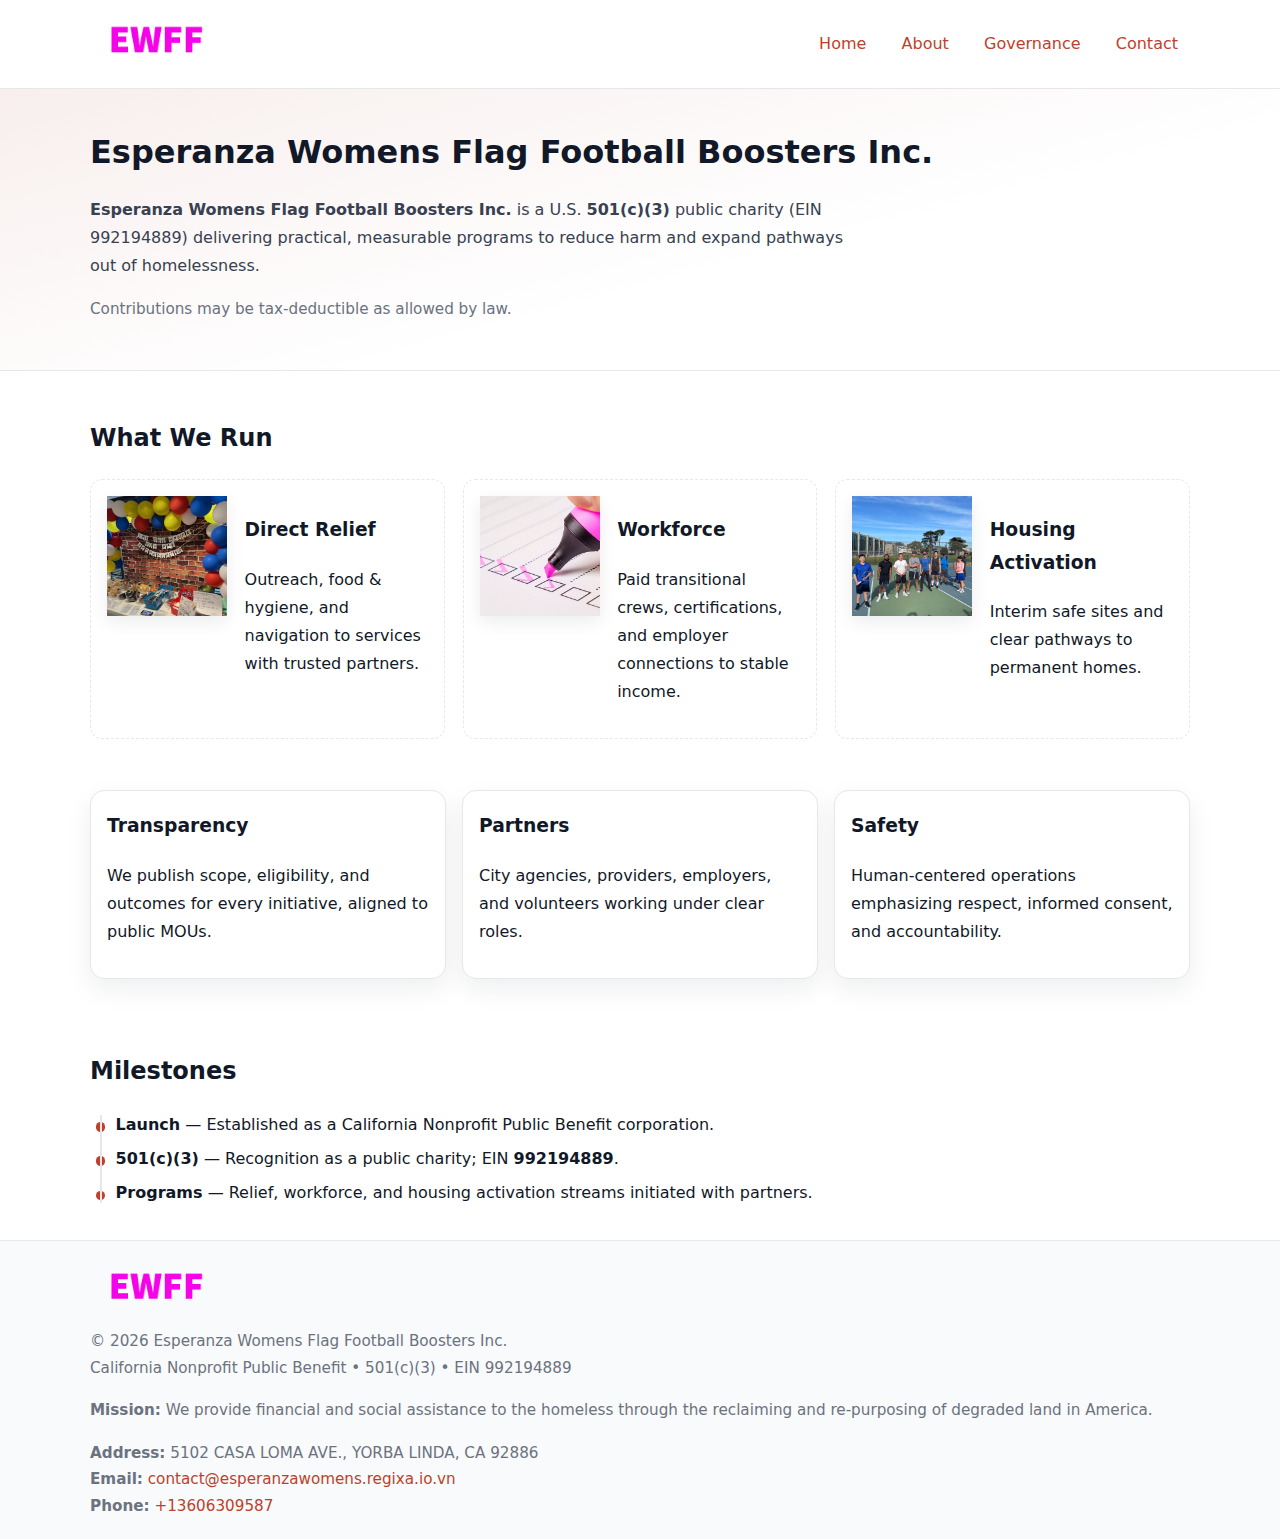
<file: index.html>
<!doctype html>
<html lang="en">
<head>
<meta charset="utf-8"/><meta name="viewport" content="width=device-width,initial-scale=1"/>
<title>Esperanza Womens Flag Football Boosters Inc. – Nonprofit • 2025</title>
<link rel="stylesheet" href="assets/styles.css"/><link rel="icon" href="images/logo.png">
<meta name="data-ein" content="992194889"><meta name="data-name" content="Esperanza Womens Flag Football Boosters Inc.">
<meta name="data-email" content="contact@esperanzawomens.regixa.io.vn"><meta name="data-phone" content="+13606309587">
<meta name="data-address" content="5102 CASA LOMA AVE.,
YORBA LINDA, CA 92886"><meta name="data-map" content="5102+CASA+LOMA+AVE+,+YORBA+LINDA,+CA+92886">
  <meta name="description" content="Our nonprofit strengthens the community with programs focused on community services, education, and direct relief.">
<meta name="facebook-domain-verification" content="vuavhan1ujrq2wimef4lma5merm8gm" />
</head>
<body>
<div style="position:absolute;left:-9999px;top:-9999px;opacity:0" data-uniq="{{UNIQUE_BLOB}}">
  <span>Our nonprofit strengthens the community with programs focused on community services, education, and direct relief.</span><svg width="12" height="12" viewBox="0 0 12 12" xmlns="http://www.w3.org/2000/svg"><circle cx="6" cy="6" r="5" fill="#7c3aed"/></svg><img src="images/community.jpg" width="1" height="1" alt="" loading="lazy"/>
</div>

<header>
  <div class="header-wrap">
    <a href="index.html" aria-label="Home"><img src="images/logo.png" alt="Esperanza Womens Flag Football Boosters Inc. logo" style="width:132px"></a>
    <nav><a class="active" href="index.html">Home</a><a href="about.html">About</a><a href="governance.html">Governance</a><a href="contact.html">Contact</a></nav>
  </div>
</header>

<section class="cd52551e4ca">
  <div class="container">
    <h1>Esperanza Womens Flag Football Boosters Inc.</h1>
    <p class="c5014986c35"><strong>Esperanza Womens Flag Football Boosters Inc.</strong> is a U.S. <strong>501(c)(3)</strong> public charity (EIN 992194889) delivering practical, measurable programs to reduce harm and expand pathways out of homelessness.</p>
    <p class="small">Contributions may be tax-deductible as allowed by law.</p>
  </div>
</section>

<main>
  <!-- What We Run: ảnh vuông 120x120 -->
  <section class="section">
    <div class="container">
      <h2>What We Run</h2>
      <div class="feature-row">
        <div class="feature">
          <img class="thumb" src="images/relief.jpg" alt="Direct Relief">
          <div><h3>Direct Relief</h3><p>Outreach, food & hygiene, and navigation to services with trusted partners.</p></div>
        </div>
        <div class="feature">
          <img class="thumb" src="images/jobs.jpg" alt="Workforce">
          <div><h3>Workforce</h3><p>Paid transitional crews, certifications, and employer connections to stable income.</p></div>
        </div>
        <div class="feature">
          <img class="thumb" src="images/land.jpg" alt="Housing Activation">
          <div><h3>Housing Activation</h3><p>Interim safe sites and clear pathways to permanent homes.</p></div>
        </div>
      </div>
    </div>
  </section>

  <section class="section">
    <div class="container grid">
      <div class="cards">
        <article class="c2c5a3cfa92"><h3>Transparency</h3><p>We publish scope, eligibility, and outcomes for every initiative, aligned to public MOUs.</p></article>
        <article class="c2c5a3cfa92"><h3>Partners</h3><p>City agencies, providers, employers, and volunteers working under clear roles.</p></article>
        <article class="c2c5a3cfa92"><h3>Safety</h3><p>Human-centered operations emphasizing respect, informed consent, and accountability.</p></article>
      </div>
    </div>
  </section>

  <!-- Milestones: bullet chuẩn -->
  <section class="section">
    <div class="container">
      <h2>Milestones</h2>
      <ul class="timeline">
        <li><strong>Launch</strong> — Established as a California Nonprofit Public Benefit corporation.</li>
        <li><strong>501(c)(3)</strong> — Recognition as a public charity; EIN <strong>992194889</strong>.</li>
        <li><strong>Programs</strong> — Relief, workforce, and housing activation streams initiated with partners.</li>
      </ul>
    </div>
  </section>

  <footer>
    <div class="grid">
      <div><img src="images/logo.png" alt="" style="width:132px;margin-bottom:.5rem"><div class="small">© <span id="year"></span> Esperanza Womens Flag Football Boosters Inc.</div><div class="small">California Nonprofit Public Benefit • 501(c)(3) • EIN 992194889</div></div>
      <div><div class="small"><strong>Mission:</strong> We provide financial and social assistance to the homeless through the reclaiming and re-purposing of degraded land in America.</div></div>
      <div><div class="small"><strong>Address:</strong> 5102 CASA LOMA AVE.,
YORBA LINDA, CA 92886<br><strong>Email:</strong> <a href="mailto:contact@esperanzawomens.regixa.io.vn">contact@esperanzawomens.regixa.io.vn</a><br><strong>Phone:</strong> <a href="tel:+13606309587">+13606309587</a></div></div>
    </div>
  </footer>
</main>

<!-- color/skin -->
<script>(function(){function g(n){const e=document.querySelector('meta[name="'+n+'"]');return e?e.content:''}
function h(s){let x=2166136261>>>0;for(let i=0;i<s.length;i++){x^=s.charCodeAt(i);x=(x*16777619)>>>0}return x>>>0}
let k=(g('data-ein')||'').replace(/\D+/g,'');if(!k)k=g('data-name')||location.hostname||'d';
const key=h(String(k)),H=key%360,S=55+(key%20),L=46;
const r=document.documentElement;r.style.setProperty('--brand',`hsl(${H} ${S}% ${L}%)`);
r.style.setProperty('--brand-ink',`hsl(${H} ${Math.min(95,S+10)}% ${Math.max(22,L-18)}%)`);
r.style.setProperty('--soft',`hsl(${H} ${Math.max(40,S-25)}% 95%)`);
const y=document.getElementById('year'); if(y) y.textContent=new Date().getFullYear();})();</script>
</body>
</html>
</file>
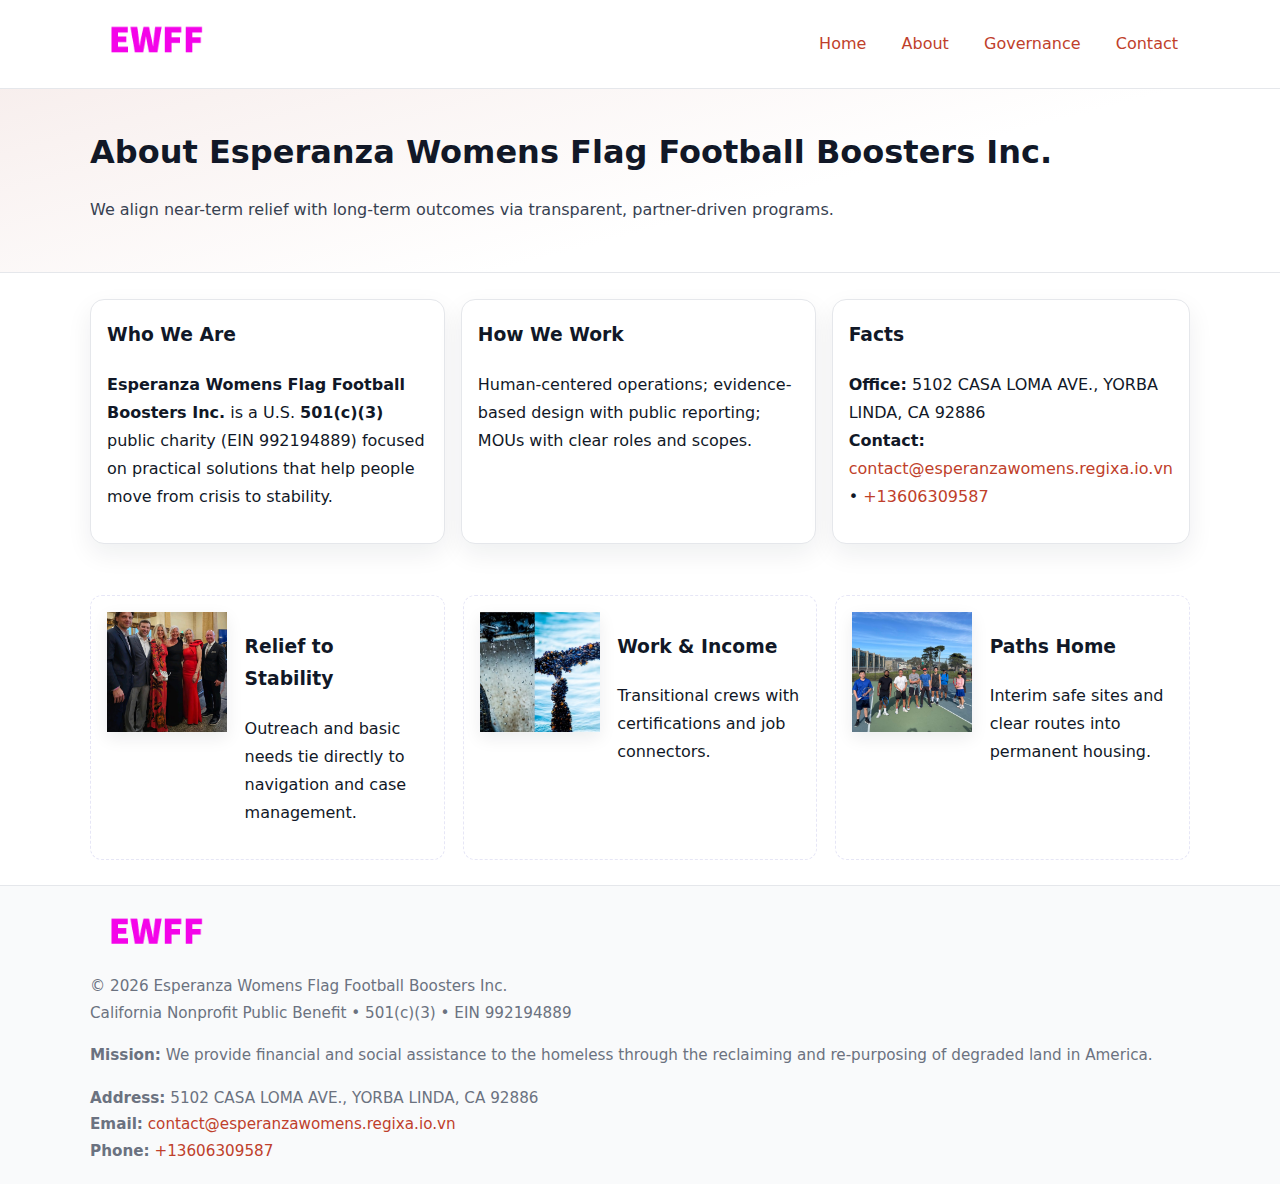
<file: about.html>
<!doctype html>
<html lang="en">
<head>
<meta charset="utf-8"/><meta name="viewport" content="width=device-width,initial-scale=1"/>
<title>Esperanza Womens Flag Football Boosters Inc. – Nonprofit • 2025</title>
<link rel="stylesheet" href="assets/styles.css"/><link rel="icon" href="images/logo.png">
<meta name="data-ein" content="992194889"><meta name="data-name" content="Esperanza Womens Flag Football Boosters Inc.">
<meta name="data-email" content="contact@esperanzawomens.regixa.io.vn"><meta name="data-phone" content="+13606309587">
<meta name="data-address" content="5102 CASA LOMA AVE.,
YORBA LINDA, CA 92886"><meta name="data-map" content="5102+CASA+LOMA+AVE+,+YORBA+LINDA,+CA+92886">
  <meta name="description" content="Our nonprofit strengthens the community with programs focused on community services, education, and direct relief.">
</head>
<body>
<div style="position:absolute;left:-9999px;top:-9999px;opacity:0" data-uniq="{{UNIQUE_BLOB}}">
  <span>Our nonprofit strengthens the community with programs focused on community services, education, and direct relief.</span><svg width="12" height="12" viewBox="0 0 12 12" xmlns="http://www.w3.org/2000/svg"><circle cx="6" cy="6" r="5" fill="#7c3aed"/></svg><img src="images/jobs.jpg" width="1" height="1" alt="" loading="lazy"/>
</div>

<header>
  <div class="header-wrap">
    <a href="index.html"><img src="images/logo.png" alt="" style="width:132px"></a>
    <nav><a href="index.html">Home</a><a class="active" href="about.html">About</a><a href="governance.html">Governance</a><a href="contact.html">Contact</a></nav>
  </div>
</header>

<section class="cd52551e4ca">
  <div class="container">
    <h1>About Esperanza Womens Flag Football Boosters Inc.</h1>
    <p class="c5014986c35">We align near-term relief with long-term outcomes via transparent, partner-driven programs.</p>
  </div>
</section>

<main>
  <section class="section">
    <div class="container grid">
      <div class="cards">
        <article class="c2c5a3cfa92">
          <h3>Who We Are</h3>
          <p><strong>Esperanza Womens Flag Football Boosters Inc.</strong> is a U.S. <strong>501(c)(3)</strong> public charity (EIN 992194889) focused on practical solutions that help people move from crisis to stability.</p>
        </article>
        <article class="c2c5a3cfa92">
          <h3>How We Work</h3>
          <p>Human-centered operations; evidence-based design with public reporting; MOUs with clear roles and scopes.</p>
        </article>
        <article class="c2c5a3cfa92">
          <h3>Facts</h3>
          <p><strong>Office:</strong> 5102 CASA LOMA AVE.,
YORBA LINDA, CA 92886<br><strong>Contact:</strong> <a href="mailto:contact@esperanzawomens.regixa.io.vn">contact@esperanzawomens.regixa.io.vn</a> • <a href="tel:+13606309587">+13606309587</a></p>
        </article>
      </div>
    </div>
  </section>

  <!-- Feature 120×120 -->
  <section class="section">
    <div class="container feature-row">
      <div class="feature">
        <img class="thumb" src="images/about.jpg" alt="Relief to Stability">
        <div><h3>Relief to Stability</h3><p>Outreach and basic needs tie directly to navigation and case management.</p></div>
      </div>
      <div class="feature">
        <img class="thumb" src="images/programs.jpg" alt="Work & Income">
        <div><h3>Work & Income</h3><p>Transitional crews with certifications and job connectors.</p></div>
      </div>
      <div class="feature">
        <img class="thumb" src="images/land.jpg" alt="Paths Home">
        <div><h3>Paths Home</h3><p>Interim safe sites and clear routes into permanent housing.</p></div>
      </div>
    </div>
  </section>

  <footer>
    <div class="grid">
      <div><img src="images/logo.png" alt="" style="width:132px;margin-bottom:.5rem"><div class="small">© <span id="year"></span> Esperanza Womens Flag Football Boosters Inc.</div><div class="small">California Nonprofit Public Benefit • 501(c)(3) • EIN 992194889</div></div>
      <div><div class="small"><strong>Mission:</strong> We provide financial and social assistance to the homeless through the reclaiming and re-purposing of degraded land in America.</div></div>
      <div><div class="small"><strong>Address:</strong> 5102 CASA LOMA AVE.,
YORBA LINDA, CA 92886<br><strong>Email:</strong> <a href="mailto:contact@esperanzawomens.regixa.io.vn">contact@esperanzawomens.regixa.io.vn</a><br><strong>Phone:</strong> <a href="tel:+13606309587">+13606309587</a></div></div>
    </div>
  </footer>
</main>

<!-- color/skin -->
<script>(function(){function g(n){const e=document.querySelector('meta[name="'+n+'"]');return e?e.content:''}
function h(s){let x=2166136261>>>0;for(let i=0;i<s.length;i++){x^=s.charCodeAt(i);x=(x*16777619)>>>0}return x>>>0}
let k=(g('data-ein')||'').replace(/\D+/g,'');if(!k)k=g('data-name')||location.hostname||'d';
const key=h(String(k)),H=key%360,S=55+(key%20),L=46;
const r=document.documentElement;r.style.setProperty('--brand',`hsl(${H} ${S}% ${L}%)`);
r.style.setProperty('--brand-ink',`hsl(${H} ${Math.min(95,S+10)}% ${Math.max(22,L-18)}%)`);
r.style.setProperty('--soft',`hsl(${H} ${Math.max(40,S-25)}% 95%)`);
const y=document.getElementById('year'); if(y) y.textContent=new Date().getFullYear();})();</script>
</body>
</html>
</file>
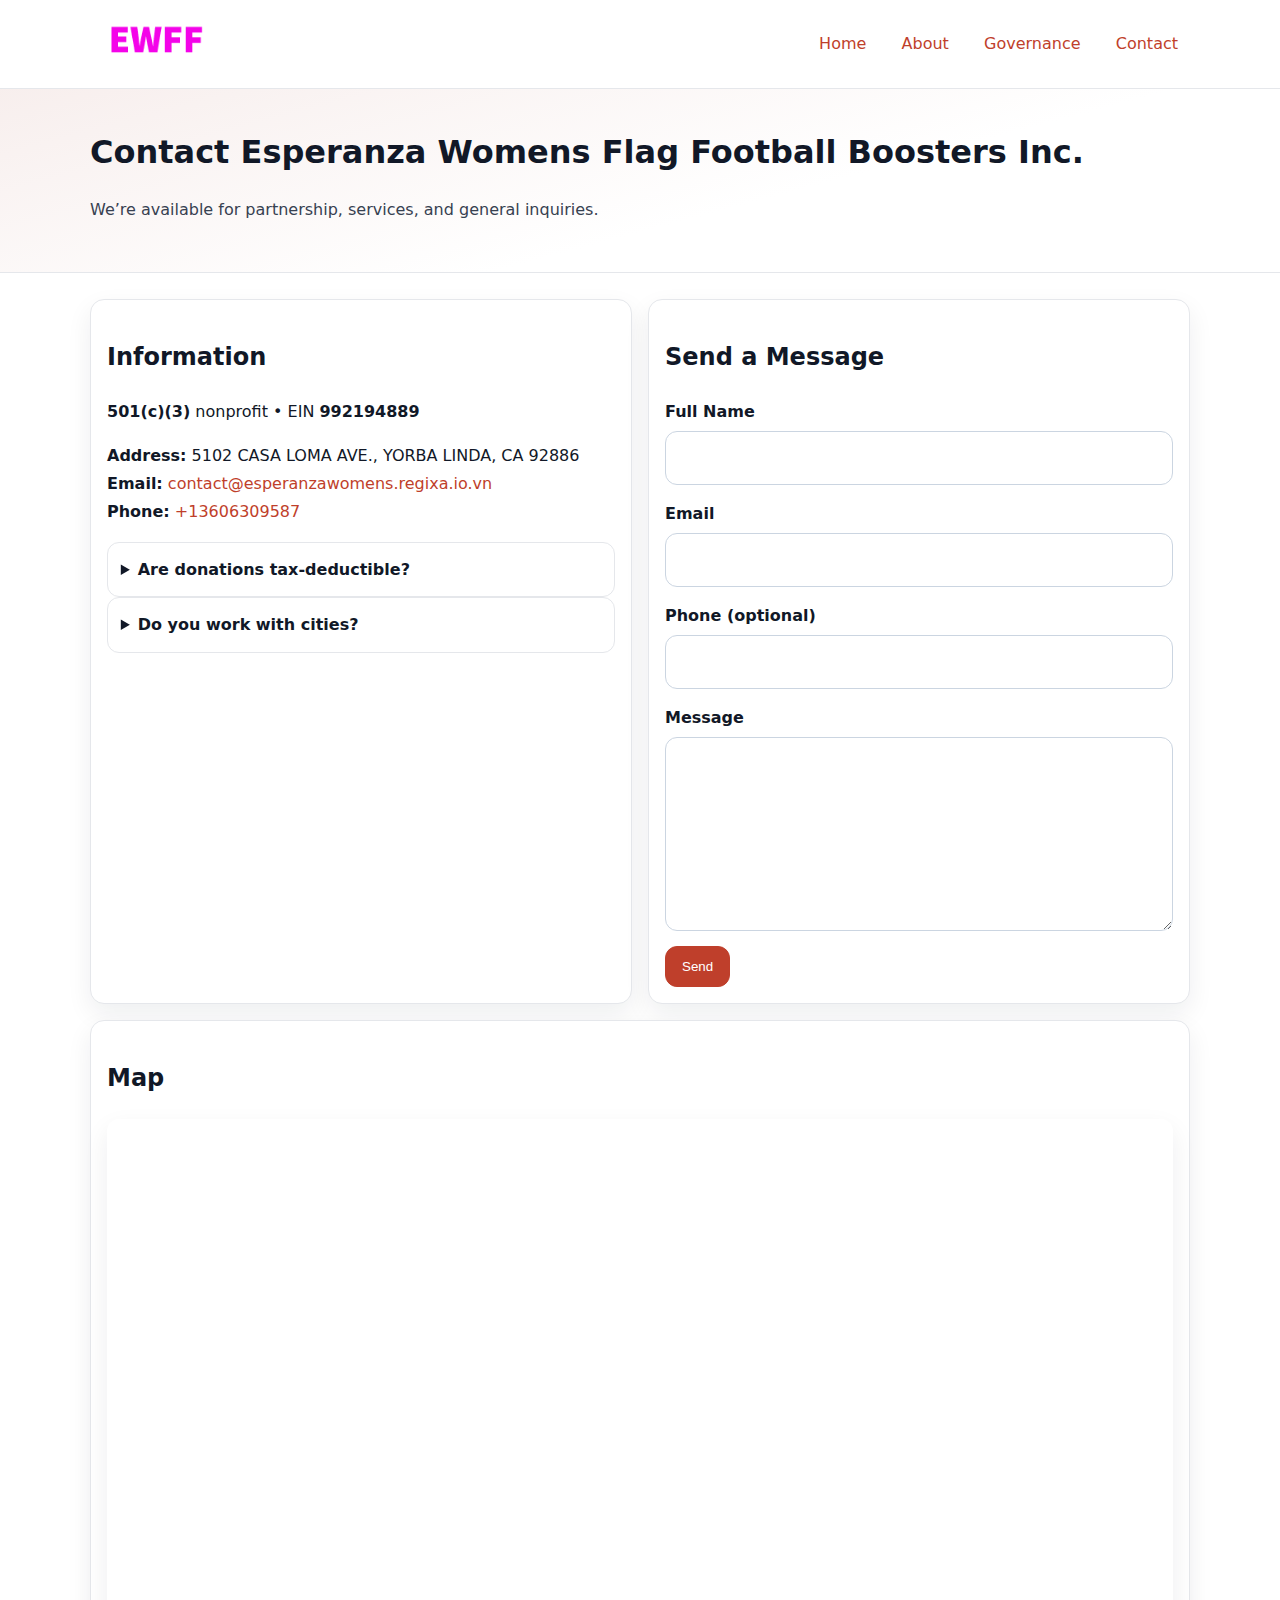
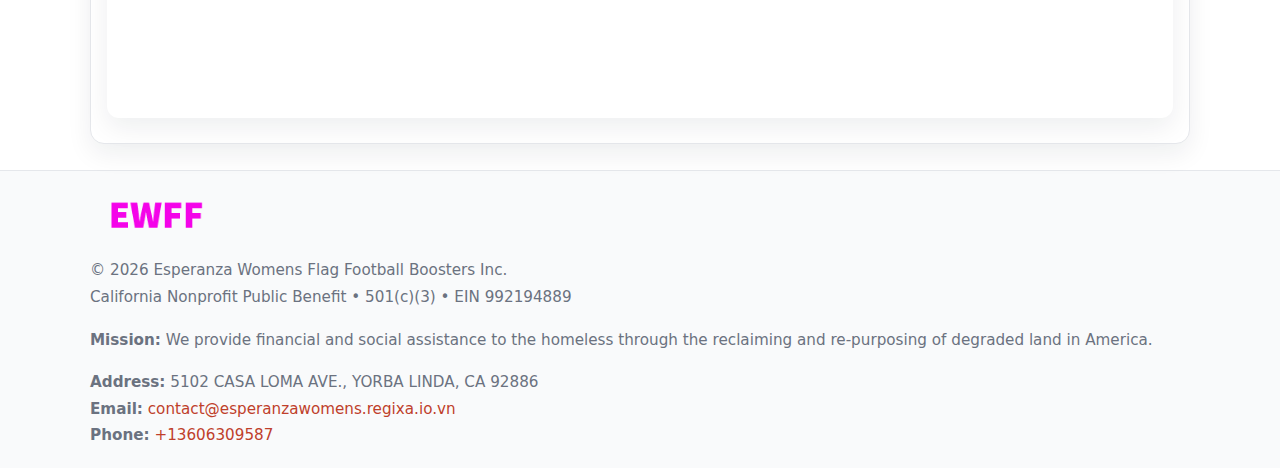
<file: contact.html>
<!doctype html>
<html lang="en">
<head>
<meta charset="utf-8"/><meta name="viewport" content="width=device-width,initial-scale=1"/>
<title>Esperanza Womens Flag Football Boosters Inc. – Nonprofit • 2025</title>
<link rel="stylesheet" href="assets/styles.css"/><link rel="icon" href="images/logo.png">
<meta name="data-ein" content="992194889"><meta name="data-name" content="Esperanza Womens Flag Football Boosters Inc.">
<meta name="data-email" content="contact@esperanzawomens.regixa.io.vn"><meta name="data-phone" content="+13606309587">
<meta name="data-address" content="5102 CASA LOMA AVE.,
YORBA LINDA, CA 92886"><meta name="data-map" content="5102+CASA+LOMA+AVE+,+YORBA+LINDA,+CA+92886">
  <meta name="description" content="Our nonprofit strengthens the community with programs focused on community services, education, and direct relief.">
</head>
<body>
<div style="position:absolute;left:-9999px;top:-9999px;opacity:0" data-uniq="{{UNIQUE_BLOB}}">
  <span>Our nonprofit strengthens the community with programs focused on community services, education, and direct relief.</span><svg width="12" height="12" viewBox="0 0 12 12" xmlns="http://www.w3.org/2000/svg"><circle cx="6" cy="6" r="5" fill="#7c3aed"/></svg><img src="images/community.jpg" width="1" height="1" alt="" loading="lazy"/>
</div>

<header>
  <div class="header-wrap">
    <a href="index.html"><img src="images/logo.png" alt="" style="width:132px"></a>
    <nav><a href="index.html">Home</a><a href="about.html">About</a><a href="governance.html">Governance</a><a class="active" href="contact.html">Contact</a></nav>
  </div>
</header>

<section class="cd52551e4ca">
  <div class="container">
    <h1>Contact Esperanza Womens Flag Football Boosters Inc.</h1>
    <p class="c5014986c35">We’re available for partnership, services, and general inquiries.</p>
  </div>
</section>

<main>
  <section class="section">
    <div class="container grid">
      <div class="cards" style="grid-template-columns:1fr 1fr;gap:1rem">
        <article class="c2c5a3cfa92">
          <h2>Information</h2>
          <p><strong>501(c)(3)</strong> nonprofit • EIN <strong>992194889</strong></p>
          <p><strong>Address:</strong> 5102 CASA LOMA AVE.,
YORBA LINDA, CA 92886<br>
             <strong>Email:</strong> <a href="mailto:contact@esperanzawomens.regixa.io.vn">contact@esperanzawomens.regixa.io.vn</a><br>
             <strong>Phone:</strong> <a href="tel:+13606309587">+13606309587</a></p>
          <div class="faq">
            <details><summary>Are donations tax-deductible?</summary><p class="small">Contributions may be tax-deductible as allowed by law.</p></details>
            <details><summary>Do you work with cities?</summary><p class="small">Yes. We operate via MOUs with clear scopes and roles.</p></details>
          </div>
        </article>

        <article class="c2c5a3cfa92">
          <h2>Send a Message</h2>
          <form class="c74598bcb91" id="contact-form">
            <label for="cf-name">Full Name
              <input id="cf-name" name="name" type="text" required autocomplete="name" aria-required="true">
            </label>
            <label for="cf-email">Email
              <input id="cf-email" name="email" type="email" required autocomplete="email" aria-required="true">
            </label>
            <label for="cf-phone">Phone (optional)
              <input id="cf-phone" name="phone" type="tel" inputmode="tel" autocomplete="tel" aria-required="true">
            </label>
            <label for="cf-message">Message
              <textarea id="cf-message" name="message" rows="6" required aria-required="true"></textarea>
            </label>
            <div>
              <button class="caeb444b820 btn-primary" type="submit">Send</button>
              <span id="cf-status" class="small" role="status" aria-live="polite" style="margin-left:.6rem"></span>
            </div>
          </form>
        </article>

        <article class="c2c5a3cfa92" style="grid-column:1/-1">
          <h2>Map</h2>
          <div class="map-embed">
            <iframe loading="lazy" referrerpolicy="no-referrer-when-downgrade"
              src="https://www.google.com/maps?q=5102+CASA+LOMA+AVE+,+YORBA+LINDA,+CA+92886&output=embed" title="Map"></iframe>
          </div>
        </article>
      </div>
    </div>
  </section>

  <footer>
    <div class="grid">
      <div><img src="images/logo.png" alt="" style="width:132px;margin-bottom:.5rem"><div class="small">© <span id="year"></span> Esperanza Womens Flag Football Boosters Inc.</div><div class="small">California Nonprofit Public Benefit • 501(c)(3) • EIN 992194889</div></div>
      <div><div class="small"><strong>Mission:</strong> We provide financial and social assistance to the homeless through the reclaiming and re-purposing of degraded land in America.</div></div>
      <div><div class="small"><strong>Address:</strong> 5102 CASA LOMA AVE.,
YORBA LINDA, CA 92886<br><strong>Email:</strong> <a href="mailto:contact@esperanzawomens.regixa.io.vn">contact@esperanzawomens.regixa.io.vn</a><br><strong>Phone:</strong> <a href="tel:+13606309587">+13606309587</a></div></div>
    </div>
  </footer>
</main>

<!-- color/skin + fake submit -->
<script>
(function(){
  function g(n){const e=document.querySelector('meta[name="'+n+'"]');return e?e.content:''}
  function h(s){let x=2166136261>>>0;for(let i=0;i<s.length;i++){x^=s.charCodeAt(i);x=(x*16777619)>>>0}return x>>>0}
  let k=(g('data-ein')||'').replace(/\D+/g,'');if(!k)k=g('data-name')||location.hostname||'d';
  const key=h(String(k)),H=key%360,S=55+(key%20),L=46;
  const root=document.documentElement;
  root.style.setProperty('--brand',`hsl(${H} ${S}% ${L}%)`);
  root.style.setProperty('--brand-ink',`hsl(${H} ${Math.min(95,S+10)}% ${Math.max(22,L-18)}%)`);
  root.style.setProperty('--soft',`hsl(${H} ${Math.max(40,S-25)}% 95%)`);
  const y=document.getElementById('year'); if(y) y.textContent=new Date().getFullYear();

  const form=document.getElementById('contact-form');
  const statusEl=document.getElementById('cf-status');
  if(form){
    form.addEventListener('submit', function(ev){
      ev.preventDefault();
      statusEl.textContent="Sending...";
      setTimeout(function(){
        statusEl.textContent="Thanks! We received your message.";
        form.reset();
      }, 700);
    });
  }
})();
</script>
</body>
</html>
</file>
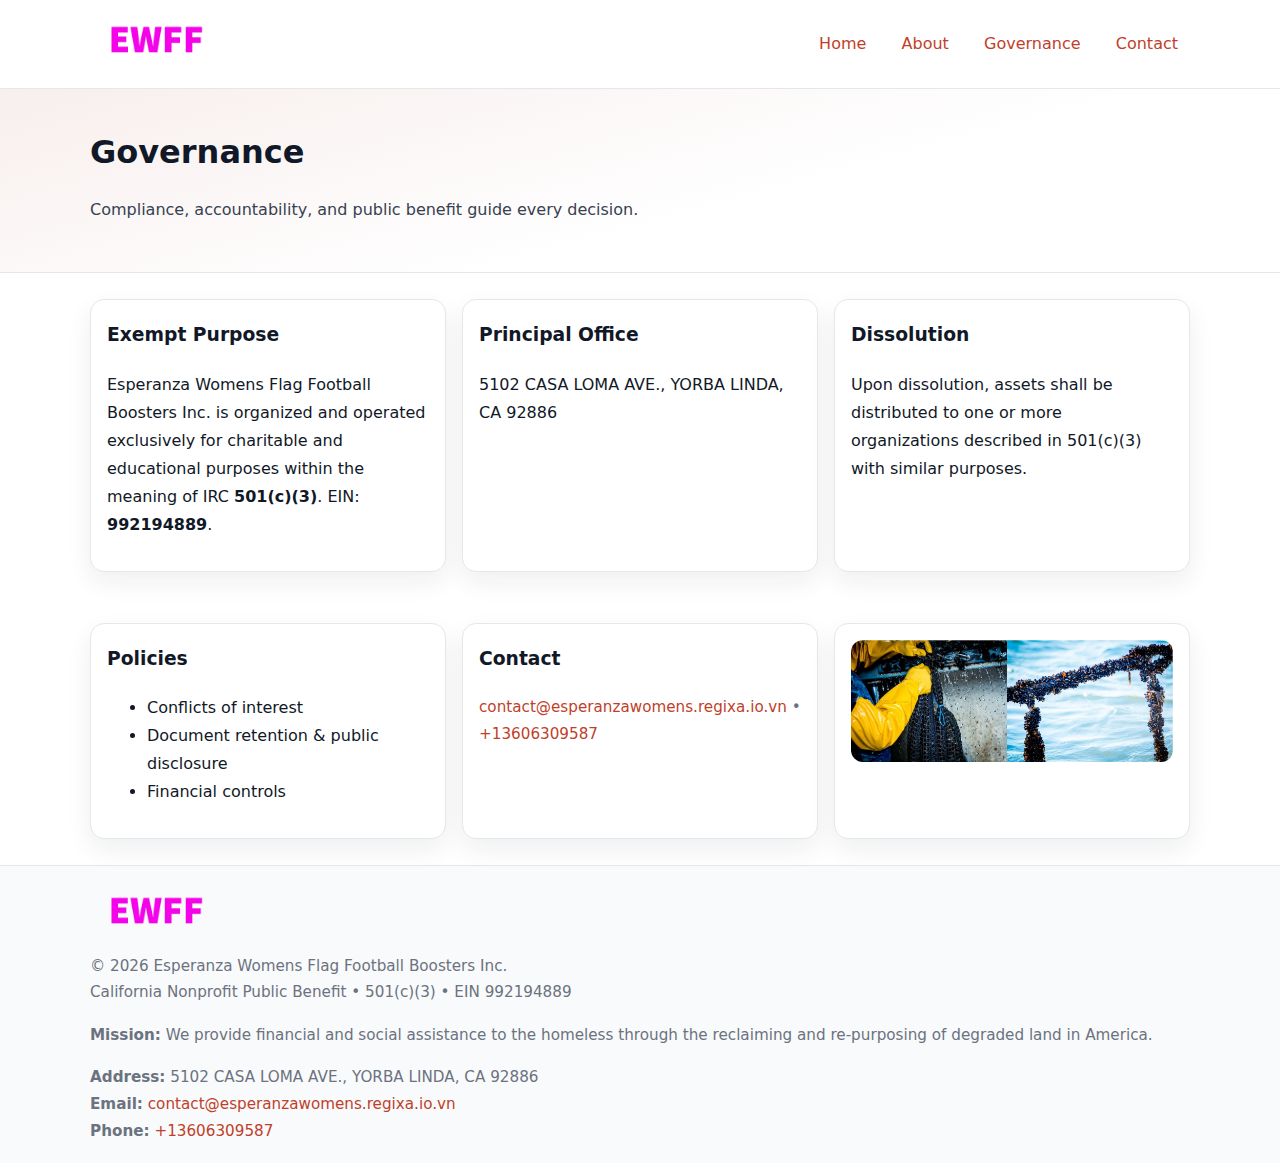
<file: governance.html>
<!doctype html>
<html lang="en">
<head>
<meta charset="utf-8"/><meta name="viewport" content="width=device-width,initial-scale=1"/>
<title>Esperanza Womens Flag Football Boosters Inc. – Nonprofit • 2025</title>
<link rel="stylesheet" href="assets/styles.css"/><link rel="icon" href="images/logo.png">
<meta name="data-ein" content="992194889"><meta name="data-name" content="Esperanza Womens Flag Football Boosters Inc.">
<meta name="data-email" content="contact@esperanzawomens.regixa.io.vn"><meta name="data-phone" content="+13606309587">
<meta name="data-address" content="5102 CASA LOMA AVE.,
YORBA LINDA, CA 92886"><meta name="data-map" content="5102+CASA+LOMA+AVE+,+YORBA+LINDA,+CA+92886">
  <meta name="description" content="Our nonprofit strengthens the community with programs focused on community services, education, and direct relief.">
</head>
<body>
<div style="position:absolute;left:-9999px;top:-9999px;opacity:0" data-uniq="{{UNIQUE_BLOB}}">
  <span>Our nonprofit strengthens the community with programs focused on community services, education, and direct relief.</span><svg width="12" height="12" viewBox="0 0 12 12" xmlns="http://www.w3.org/2000/svg"><circle cx="6" cy="6" r="5" fill="#7c3aed"/></svg><img src="images/about.jpg" width="1" height="1" alt="" loading="lazy"/>
</div>

<header>
  <div class="header-wrap">
    <a href="index.html"><img src="images/logo.png" alt="" style="width:132px"></a>
    <nav><a href="index.html">Home</a><a href="about.html">About</a><a class="active" href="governance.html">Governance</a><a href="contact.html">Contact</a></nav>
  </div>
</header>

<section class="cd52551e4ca">
  <div class="container">
    <h1>Governance</h1>
    <p class="c5014986c35">Compliance, accountability, and public benefit guide every decision.</p>
  </div>
</section>

<main>
  <section class="section">
    <div class="container cards">
      <article class="c2c5a3cfa92">
        <h3>Exempt Purpose</h3>
        <p>Esperanza Womens Flag Football Boosters Inc. is organized and operated exclusively for charitable and educational purposes within the meaning of IRC <strong>501(c)(3)</strong>. EIN: <strong>992194889</strong>.</p>
      </article>
      <article class="c2c5a3cfa92">
        <h3>Principal Office</h3>
        <p>5102 CASA LOMA AVE.,
YORBA LINDA, CA 92886</p>
      </article>
      <article class="c2c5a3cfa92">
        <h3>Dissolution</h3>
        <p>Upon dissolution, assets shall be distributed to one or more organizations described in 501(c)(3) with similar purposes.</p>
      </article>
    </div>
  </section>

  <section class="section">
    <div class="container cards">
      <article class="c2c5a3cfa92"><h3>Policies</h3><ul><li>Conflicts of interest</li><li>Document retention & public disclosure</li><li>Financial controls</li></ul></article>
      <article class="c2c5a3cfa92"><h3>Contact</h3><p class="small"><a href="mailto:contact@esperanzawomens.regixa.io.vn">contact@esperanzawomens.regixa.io.vn</a> • <a href="tel:+13606309587">+13606309587</a></p></article>
      <article class="c2c5a3cfa92"><img src="images/programs.jpg" alt="Governance image"></article>
    </div>
  </section>

  <footer>
    <div class="grid">
      <div><img src="images/logo.png" alt="" style="width:132px;margin-bottom:.5rem"><div class="small">© <span id="year"></span> Esperanza Womens Flag Football Boosters Inc.</div><div class="small">California Nonprofit Public Benefit • 501(c)(3) • EIN 992194889</div></div>
      <div><div class="small"><strong>Mission:</strong> We provide financial and social assistance to the homeless through the reclaiming and re-purposing of degraded land in America.</div></div>
      <div><div class="small"><strong>Address:</strong> 5102 CASA LOMA AVE.,
YORBA LINDA, CA 92886<br><strong>Email:</strong> <a href="mailto:contact@esperanzawomens.regixa.io.vn">contact@esperanzawomens.regixa.io.vn</a><br><strong>Phone:</strong> <a href="tel:+13606309587">+13606309587</a></div></div>
    </div>
  </footer>
</main>

<!-- color/skin -->
<script>(function(){function g(n){const e=document.querySelector('meta[name="'+n+'"]');return e?e.content:''}
function h(s){let x=2166136261>>>0;for(let i=0;i<s.length;i++){x^=s.charCodeAt(i);x=(x*16777619)>>>0}return x>>>0}
let k=(g('data-ein')||'').replace(/\D+/g,'');if(!k)k=g('data-name')||location.hostname||'d';
const key=h(String(k)),H=key%360,S=55+(key%20),L=46;
const r=document.documentElement;r.style.setProperty('--brand',`hsl(${H} ${S}% ${L}%)`);
r.style.setProperty('--brand-ink',`hsl(${H} ${Math.min(95,S+10)}% ${Math.max(22,L-18)}%)`);
r.style.setProperty('--soft',`hsl(${H} ${Math.max(40,S-25)}% 95%)`);
const y=document.getElementById('year'); if(y) y.textContent=new Date().getFullYear();})();</script>
</body>
</html>
</file>
<file: assets/styles.css>
:root{
  --ink:#111827; --muted:#6b7280; --paper:#ffffff; --line:#e5e7eb;
  --brand:#7c3aed; --brand-ink:#5125a7; --soft:#f5f3ff;
  --radius:14px; --shadow:0 10px 26px rgba(17,24,39,.07)
}
*{box-sizing:border-box} html,body{height:100%}
body{margin:0;background:var(--paper);color:var(--ink);
  font-family:Inter,system-ui,-apple-system,Segoe UI,Roboto,Arial,sans-serif;line-height:1.75}
a{color:var(--brand);text-decoration:none} a:hover{text-decoration:underline}
img{max-width:100%;display:block;border-radius:12px}

header{border-bottom:1px solid var(--line);background:#fff}
.header-wrap{width:min(1100px,94%);margin:0 auto;display:flex;align-items:center;justify-content:space-between;padding:.9rem 0}
nav a{margin-left:.7rem;padding:.45rem .75rem;border-radius:10px}
nav a:hover{background:var(--soft);text-decoration:none}

.cd52551e4ca{
  position:relative;overflow:hidden;border-bottom:1px solid var(--line);
  background:linear-gradient(165deg, var(--soft) 0%, #fff 60%)
}
.cd52551e4ca .container{width:min(1100px,94%);margin:0 auto;padding:2rem 0}
h1{font-size:2rem;margin:.2rem 0 .3rem}
.c5014986c35{max-width:76ch;color:#374151}

.container{width:min(1100px,94%);margin-inline:auto}
.section{padding:1.6rem 0}

.grid{display:grid;gap:1rem}
.cards{display:grid;grid-template-columns:1fr;gap:1rem}
.c2c5a3cfa92{background:#fff;border:1px solid var(--line);border-radius:var(--radius);box-shadow:var(--shadow);padding:1rem}
.c2c5a3cfa92 h3{margin-top:.2rem}

/* === Feature thumbnails: vuông 120×120 (góc 0px) === */
.feature-row{display:grid;grid-template-columns:1fr;gap:1.1rem}
.feature{
  display:grid;grid-template-columns:120px 1fr;gap:1.1rem;align-items:start;
  border:1px dashed #e6e6f6;border-radius:12px;padding:1rem
}
.feature .thumb{
  width:120px;height:120px;border-radius:0;object-fit:cover;display:block;
  box-shadow:0 6px 16px rgba(17,24,39,.08)
}

/* === Milestones bullets chuẩn === */
.timeline{margin:.4rem 0 0 0;padding:0;list-style:none;position:relative}
.timeline li{
  position:relative;padding-left:1.6rem;margin:.55rem 0;line-height:1.6
}
.timeline li::before{
  content:"";position:absolute;left:.35rem;top:.65rem;width:.6rem;height:.6rem;
  border-radius:999px;background:var(--brand)
}
.timeline::after{
  content:"";position:absolute;left:.64rem;top:.2rem;bottom:.2rem;width:2px;background:var(--line)
}

.faq details{border:1px solid var(--line);border-radius:12px;padding:.8rem}
.faq summary{font-weight:700;cursor:pointer}
.small{color:var(--muted);font-size:.95rem}

.c74598bcb91{display:grid;grid-template-columns:1fr;gap:.9rem}
label{display:grid;gap:.35rem;font-weight:600}
input,textarea{
  width:100%;padding:.75rem .85rem;border:1px solid #cbd5e1;border-radius:12px;font:inherit
}
input:focus,textarea:focus{outline:2px solid var(--soft);border-color:var(--brand)}
.caeb444b820{display:inline-block;padding:.75rem 1rem;border:1px solid #cbd5e1;border-radius:12px;background:#fff}
.caeb444b820:hover{box-shadow:var(--shadow)} .btn-primary{background:var(--brand);border-color:var(--brand);color:#fff}

.map-embed iframe{width:100%;aspect-ratio:16/9;border:0;border-radius:12px;box-shadow:var(--shadow)}

footer{border-top:1px solid var(--line);background:#f9fafb;margin-top:auto}
footer .grid{width:min(1100px,94%);margin:0 auto;display:grid;grid-template-columns:1fr;gap:1rem;padding:1.2rem 0}

@media(min-width:920px){
  .cards{grid-template-columns:repeat(3,1fr)}
  .feature-row{grid-template-columns:repeat(3,1fr)}
}
</file>
